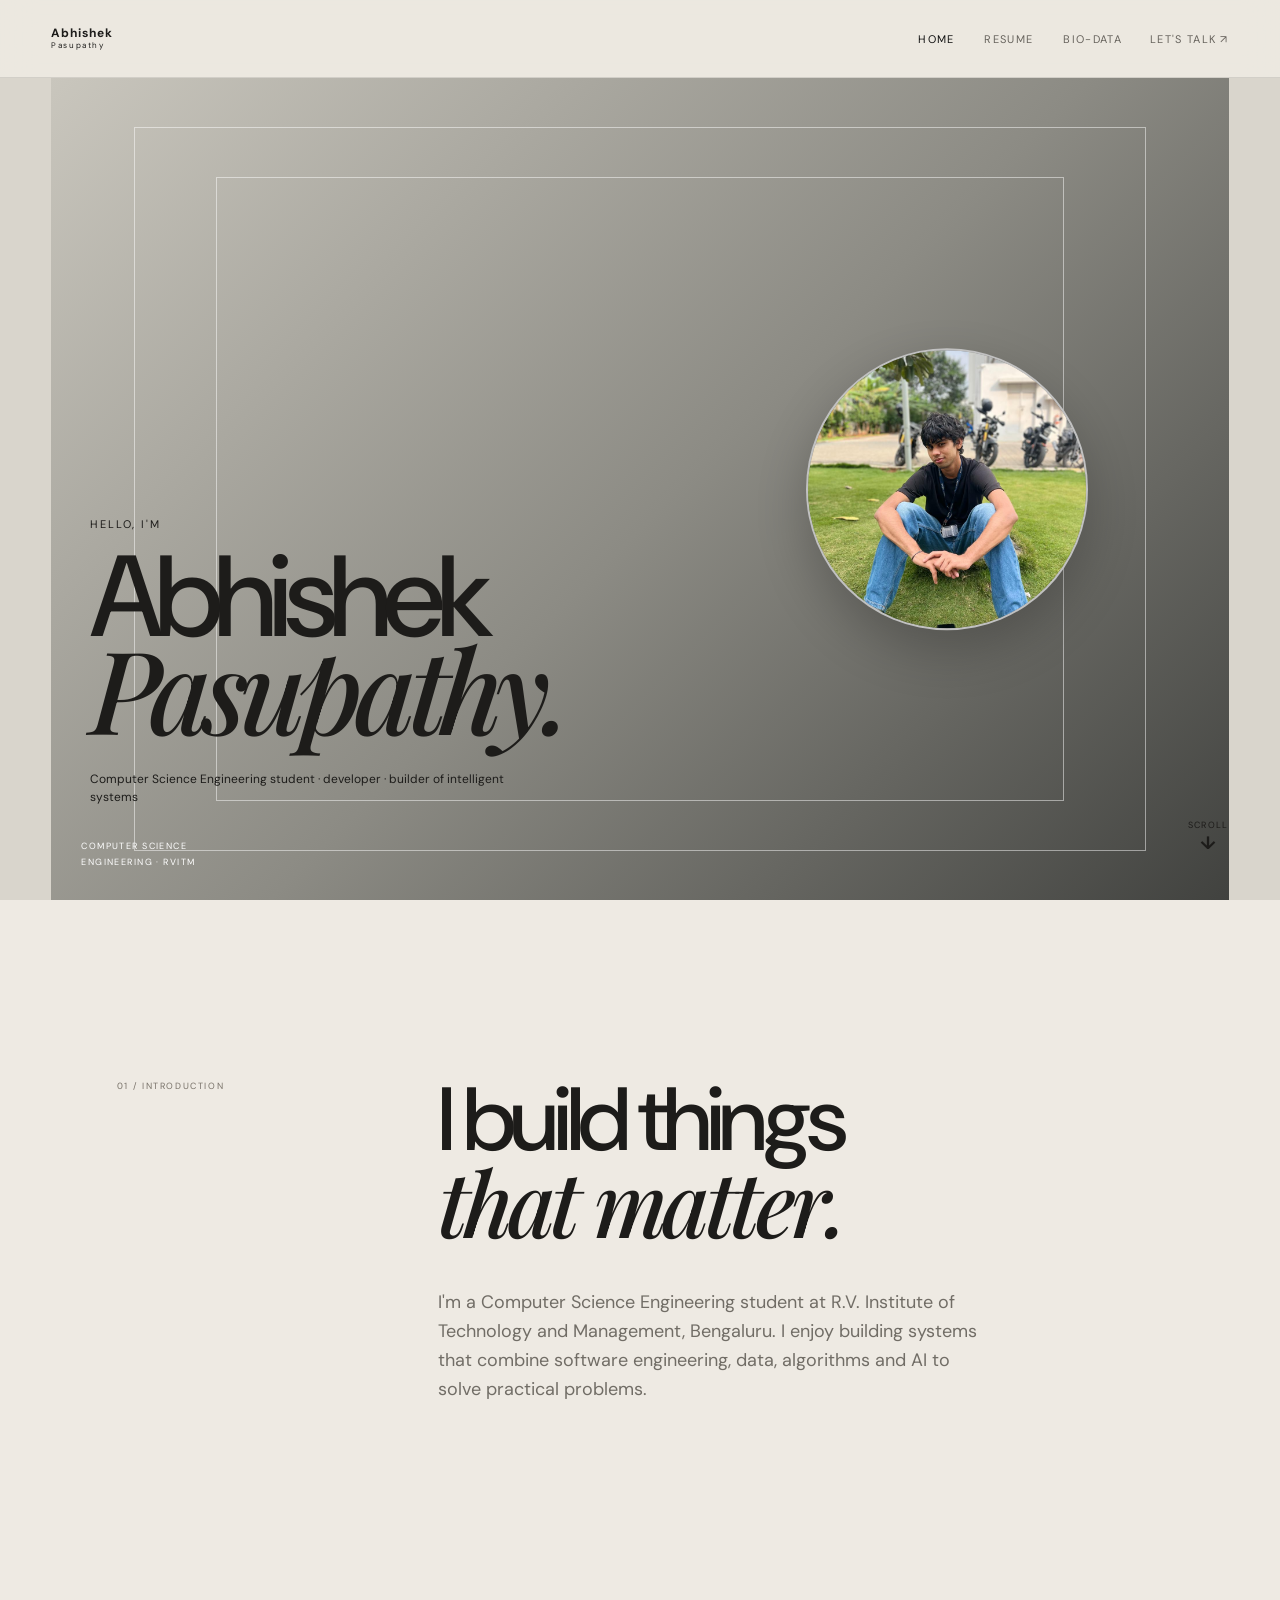
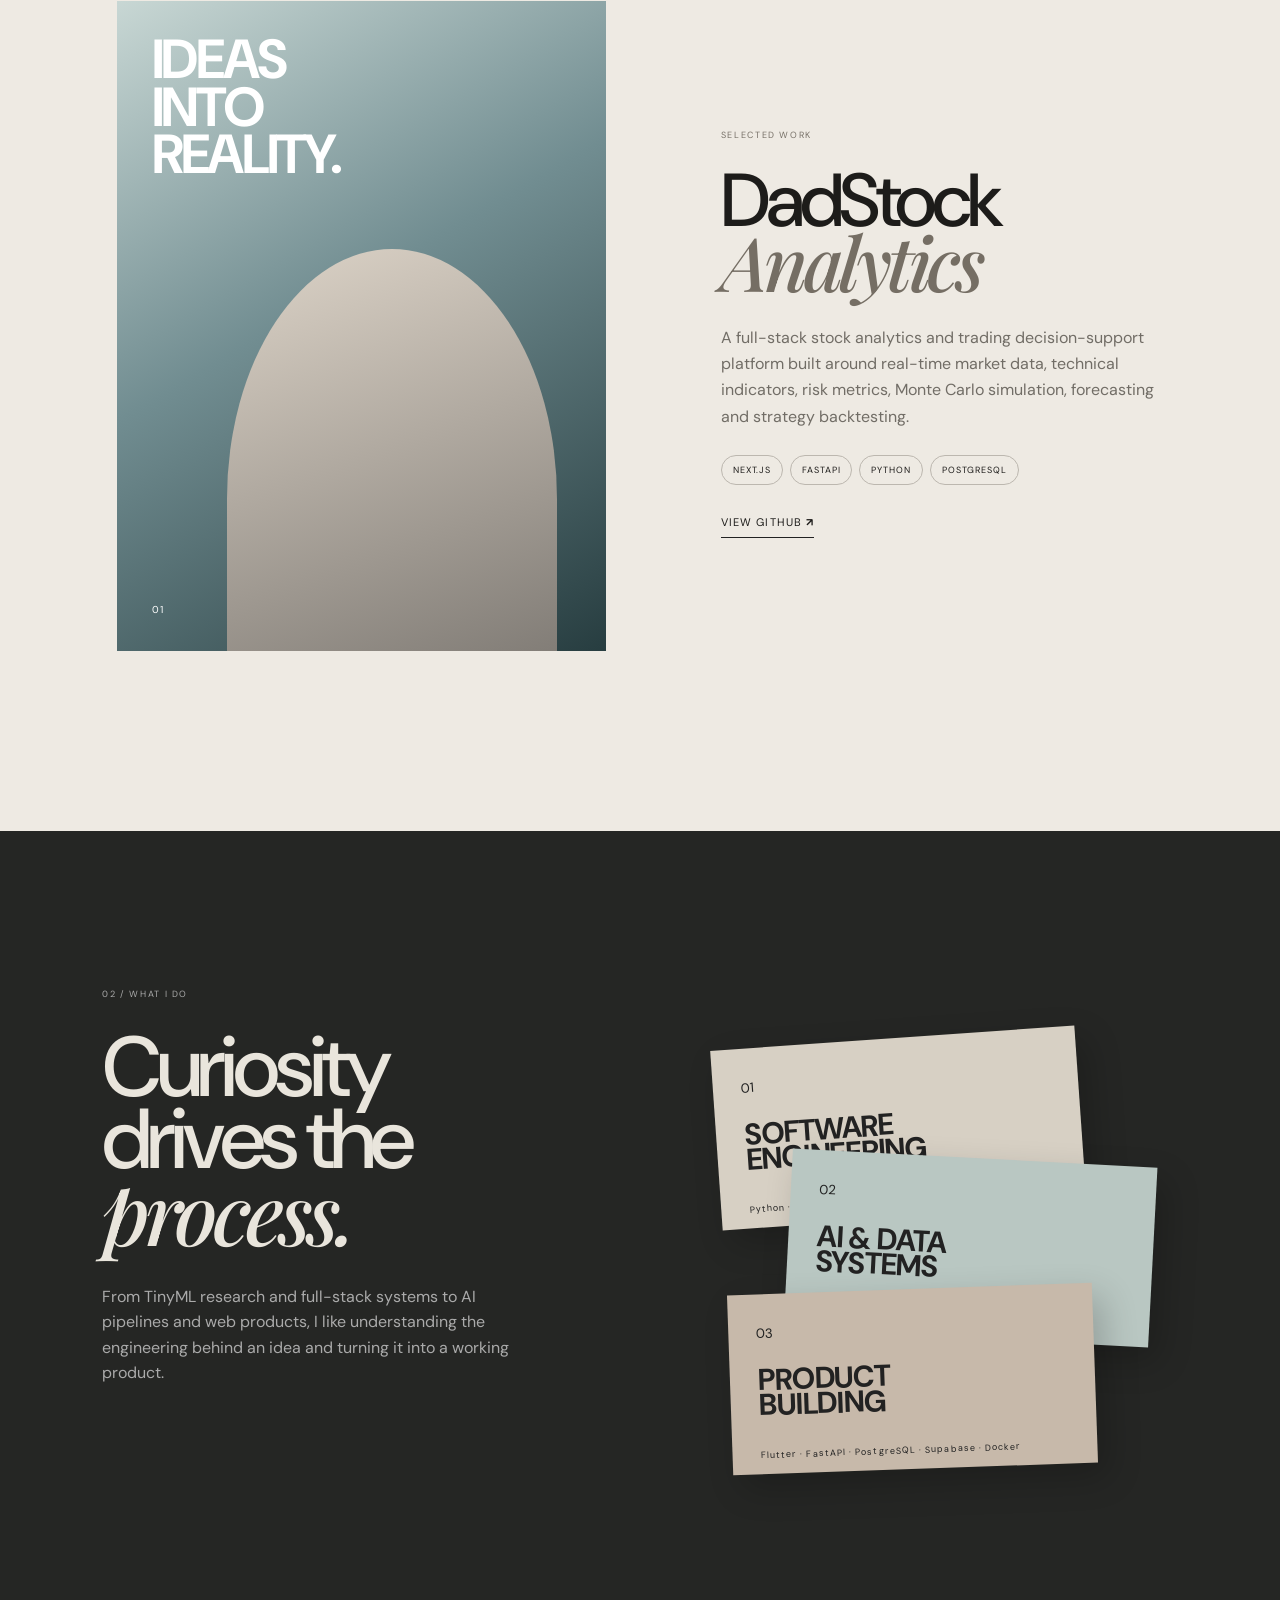
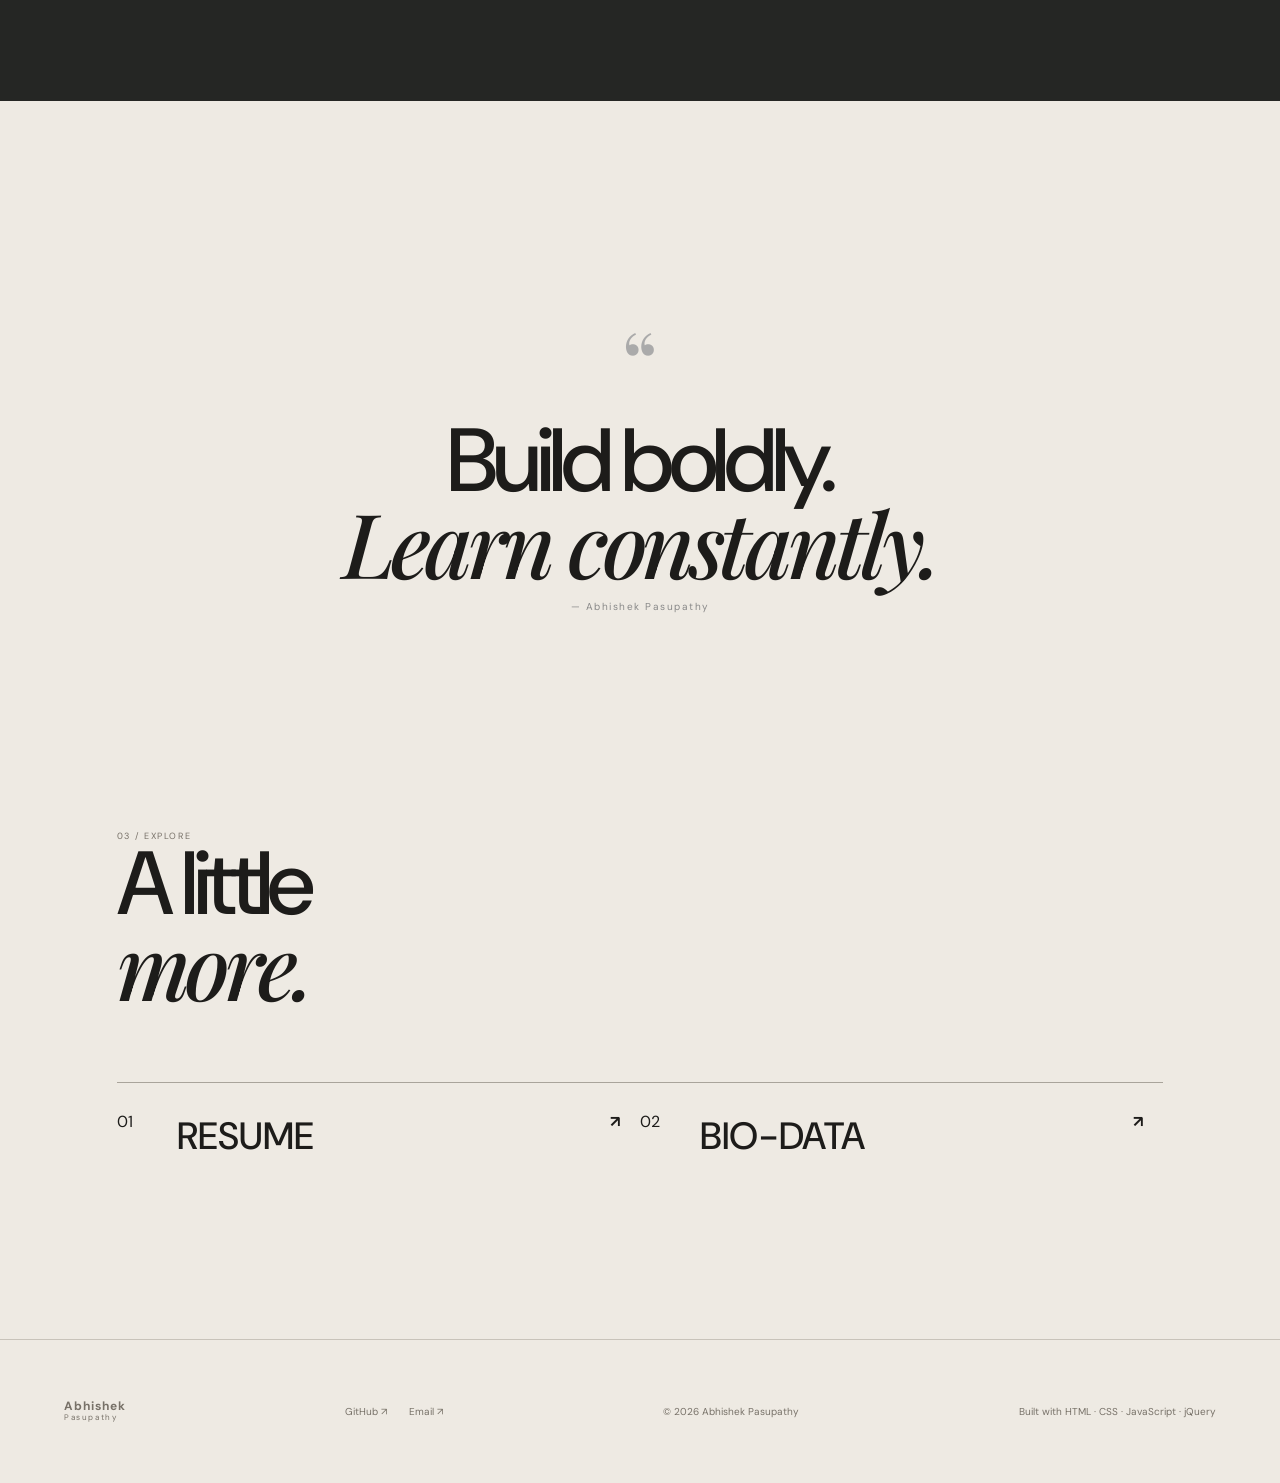
<file: index.html>
<!DOCTYPE html>
<html lang="en"><head><meta charset="UTF-8"><meta name="viewport" content="width=device-width,initial-scale=1"><title>Abhishek Pasupathy — Portfolio</title><link rel="stylesheet" href="styles.css"></head>
<body>
<header class="site-nav"><a class="logo" href="index.html">Abhishek<br><span>Pasupathy</span></a><nav><a class="active" href="index.html">Home</a><a href="resume.html">Resume</a><a href="biodata.html">Bio-data</a></nav><a class="contact" href="mailto:abhishekpasupathy2006@gmail.com">Let's talk ↗</a><button class="menu">☰</button></header>
<main>
<section class="cover"><div class="cover-art"><div class="frame frame-one"></div><div class="frame frame-two"></div><div class="portrait-shape"><img src="images/profile.jpeg" alt="Abhishek Pasupathy"></div><div class="cover-caption">COMPUTER SCIENCE<br>ENGINEERING · RVITM</div></div><div class="cover-title"><span class="small-title">HELLO, I'M</span><h1>Abhishek<br><i>Pasupathy.</i></h1><p>Computer Science Engineering student · developer · builder of intelligent systems</p></div><div class="cover-scroll">SCROLL<br><b>↓</b></div></section>
<section class="statement"><div class="section-kicker">01 / INTRODUCTION</div><div class="statement-copy"><h2>I build things<br><em>that matter.</em></h2><p>I'm a Computer Science Engineering student at R.V. Institute of Technology and Management, Bengaluru. I enjoy building systems that combine software engineering, data, algorithms and AI to solve practical problems.</p></div></section>
<section class="editorial"><div class="editorial-image art-blue"><span>01</span><strong>IDEAS<br>INTO<br>REALITY.</strong></div><div class="editorial-text"><span class="section-kicker">SELECTED WORK</span><h2>DadStock<br><em>Analytics</em></h2><p>A full-stack stock analytics and trading decision-support platform built around real-time market data, technical indicators, risk metrics, Monte Carlo simulation, forecasting and strategy backtesting.</p><div class="meta"><span>NEXT.JS</span><span>FASTAPI</span><span>PYTHON</span><span>POSTGRESQL</span></div><a href="https://github.com/abhishekpasupathy" target="_blank" rel="noopener" class="arrow-link">View GitHub <b>↗</b></a></div></section>
<section class="split-story"><div class="story-copy"><span class="section-kicker">02 / WHAT I DO</span><h2>Curiosity<br>drives the<br><em>process.</em></h2><p>From TinyML research and full-stack systems to AI pipelines and web products, I like understanding the engineering behind an idea and turning it into a working product.</p></div><div class="stacked-cards"><div class="stack-card"><small>01</small><h3>SOFTWARE<br>ENGINEERING</h3><span>Python · C · Go · React · Next.js · TypeScript</span></div><div class="stack-card offset"><small>02</small><h3>AI &amp; DATA<br>SYSTEMS</h3><span>TinyML · ML · Vision · NLP · Graph Analytics</span></div><div class="stack-card"><small>03</small><h3>PRODUCT<br>BUILDING</h3><span>Flutter · FastAPI · PostgreSQL · Supabase · Docker</span></div></div></section>
<section class="big-quote"><div>“</div><h2>Build boldly.<br><em>Learn constantly.</em></h2><p>— Abhishek Pasupathy</p></section>
<section class="details"><div><span class="section-kicker">03 / EXPLORE</span><h2>A little<br><em>more.</em></h2></div><a href="resume.html"><span>01</span><strong>RESUME</strong><b>↗</b></a><a href="biodata.html"><span>02</span><strong>BIO-DATA</strong><b>↗</b></a></section>
</main>
<footer><div class="logo">Abhishek<br><span>Pasupathy</span></div><div class="footer-links"><a href="https://github.com/abhishekpasupathy" target="_blank" rel="noopener">GitHub ↗</a><a href="mailto:abhishekpasupathy2006@gmail.com">Email ↗</a></div><p>© 2026 Abhishek Pasupathy</p><p>Built with HTML · CSS · JavaScript · jQuery</p></footer>
<script src="https://code.jquery.com/jquery-3.7.1.min.js"></script><script src="script.js"></script>
</body></html>
</file>
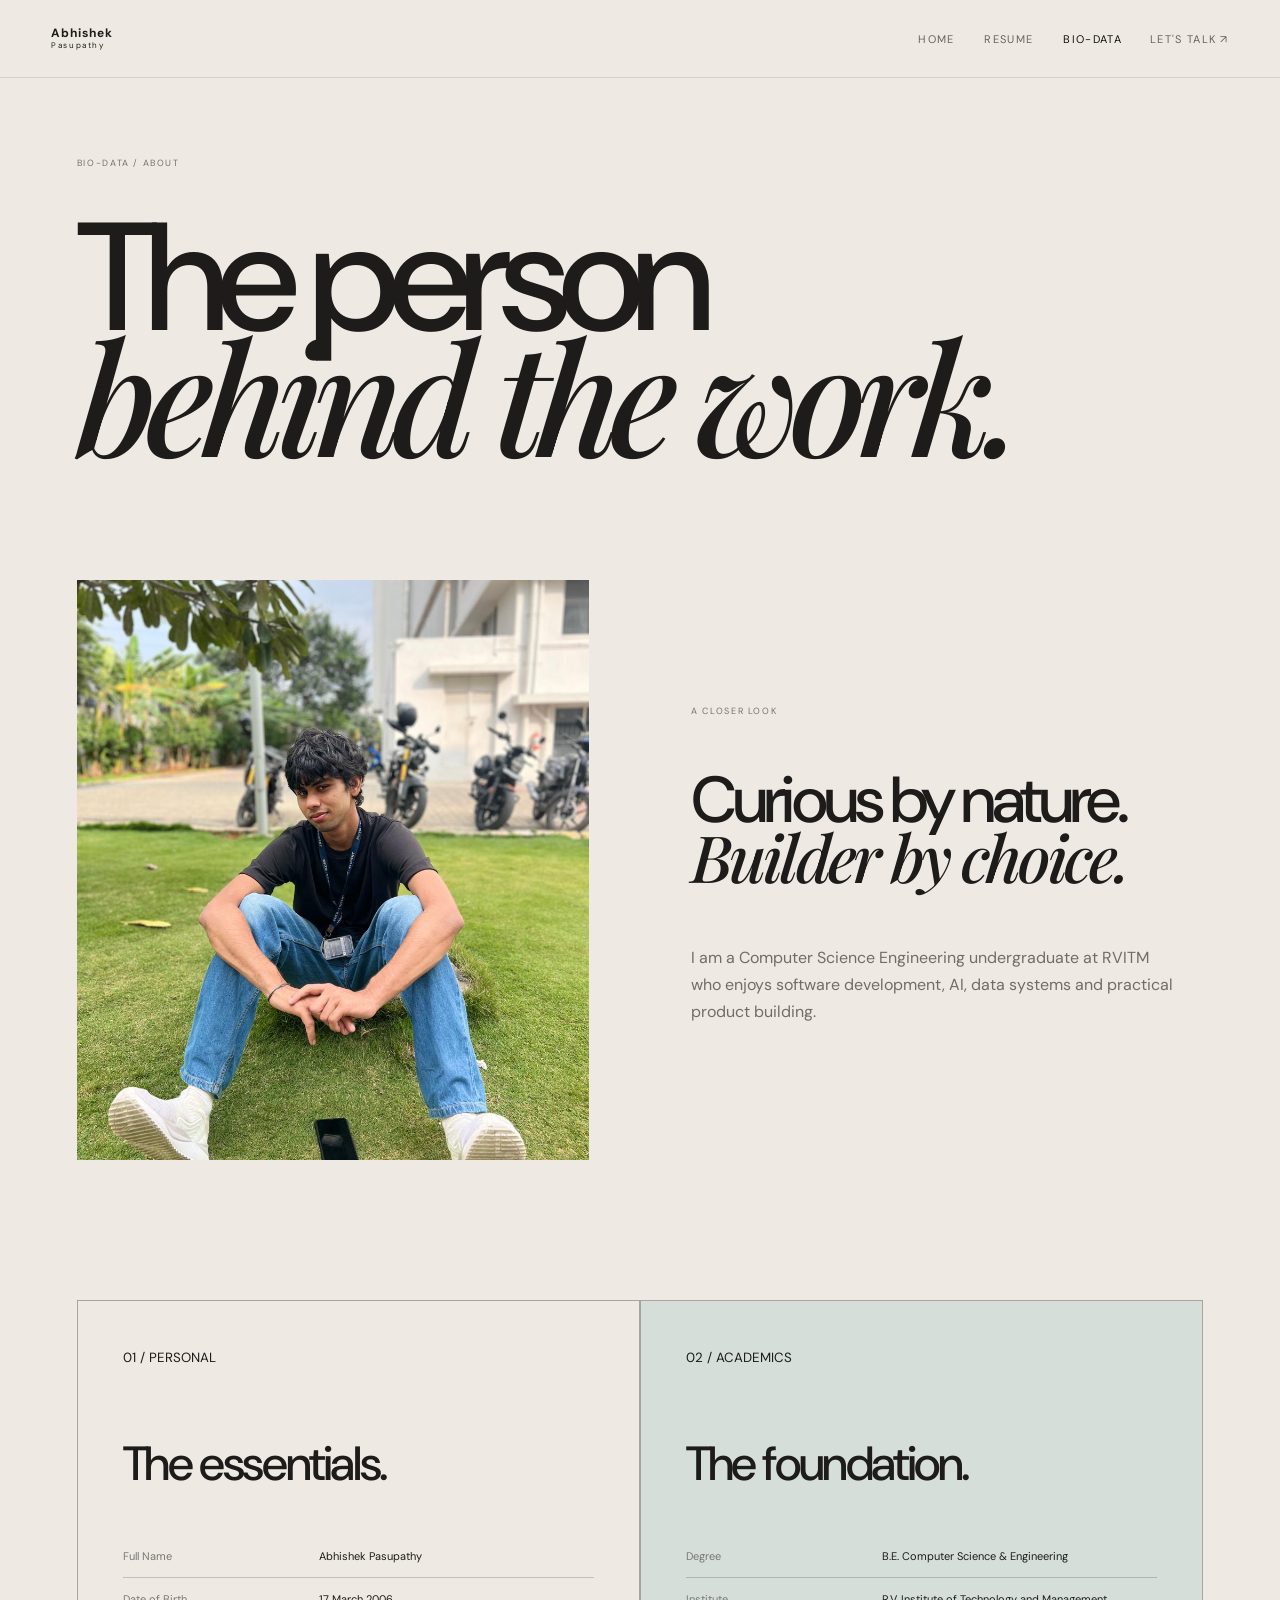
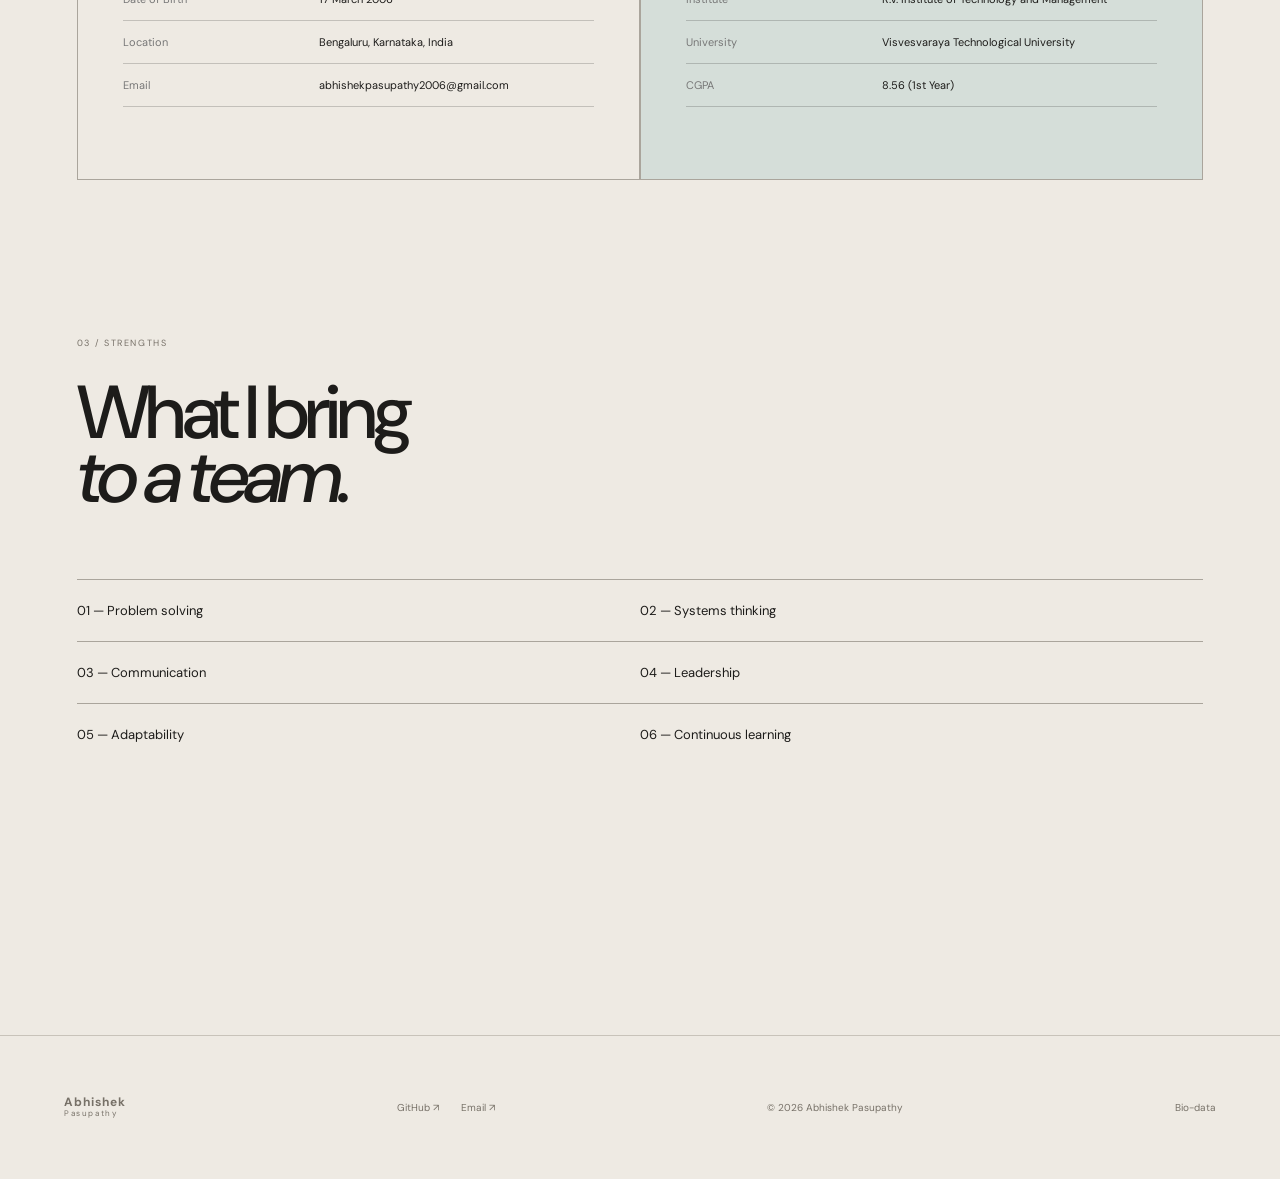
<file: biodata.html>
<!DOCTYPE html><html lang="en"><head><meta charset="UTF-8"><meta name="viewport" content="width=device-width,initial-scale=1"><title>Bio-data — Abhishek Pasupathy</title><link rel="stylesheet" href="styles.css"></head><body><header class="site-nav"><a class="logo" href="index.html">Abhishek<br><span>Pasupathy</span></a><nav><a href="index.html">Home</a><a href="resume.html">Resume</a><a class="active" href="biodata.html">Bio-data</a></nav><a class="contact" href="mailto:abhishekpasupathy2006@gmail.com">Let's talk ↗</a><button class="menu">☰</button></header><main class="inner-page"><div class="inner-hero bio-hero"><span class="section-kicker">BIO-DATA / ABOUT</span><h1>The person<br><em>behind the work.</em></h1></div><section class="bio-feature"><div class="bio-art"><img src="images/profile.jpeg" alt="Abhishek Pasupathy"></div><div><span class="section-kicker">A CLOSER LOOK</span><h2>Curious by nature.<br><em>Builder by choice.</em></h2><p>I am a Computer Science Engineering undergraduate at RVITM who enjoys software development, AI, data systems and practical product building.</p></div></section><section class="bio-table"><div class="bio-cell"><small>01 / PERSONAL</small><h3>The essentials.</h3><dl><dt>Full Name</dt><dd>Abhishek Pasupathy</dd><dt>Date of Birth</dt><dd>17 March 2006</dd><dt>Location</dt><dd>Bengaluru, Karnataka, India</dd><dt>Email</dt><dd>abhishekpasupathy2006@gmail.com</dd></dl></div><div class="bio-cell tinted"><small>02 / ACADEMICS</small><h3>The foundation.</h3><dl><dt>Degree</dt><dd>B.E. Computer Science &amp; Engineering</dd><dt>Institute</dt><dd>R.V. Institute of Technology and Management</dd><dt>University</dt><dd>Visvesvaraya Technological University</dd><dt>CGPA</dt><dd>8.56 (1st Year)</dd></dl></div></section><section class="strengths"><span class="section-kicker">03 / STRENGTHS</span><h2>What I bring<br><em>to a team.</em></h2><div><span>01 — Problem solving</span><span>02 — Systems thinking</span><span>03 — Communication</span><span>04 — Leadership</span><span>05 — Adaptability</span><span>06 — Continuous learning</span></div></section></main><footer><div class="logo">Abhishek<br><span>Pasupathy</span></div><div class="footer-links"><a href="https://github.com/abhishekpasupathy">GitHub ↗</a><a href="mailto:abhishekpasupathy2006@gmail.com">Email ↗</a></div><p>© 2026 Abhishek Pasupathy</p><p>Bio-data</p></footer><script src="https://code.jquery.com/jquery-3.7.1.min.js"></script><script src="script.js"></script></body></html>
</file>
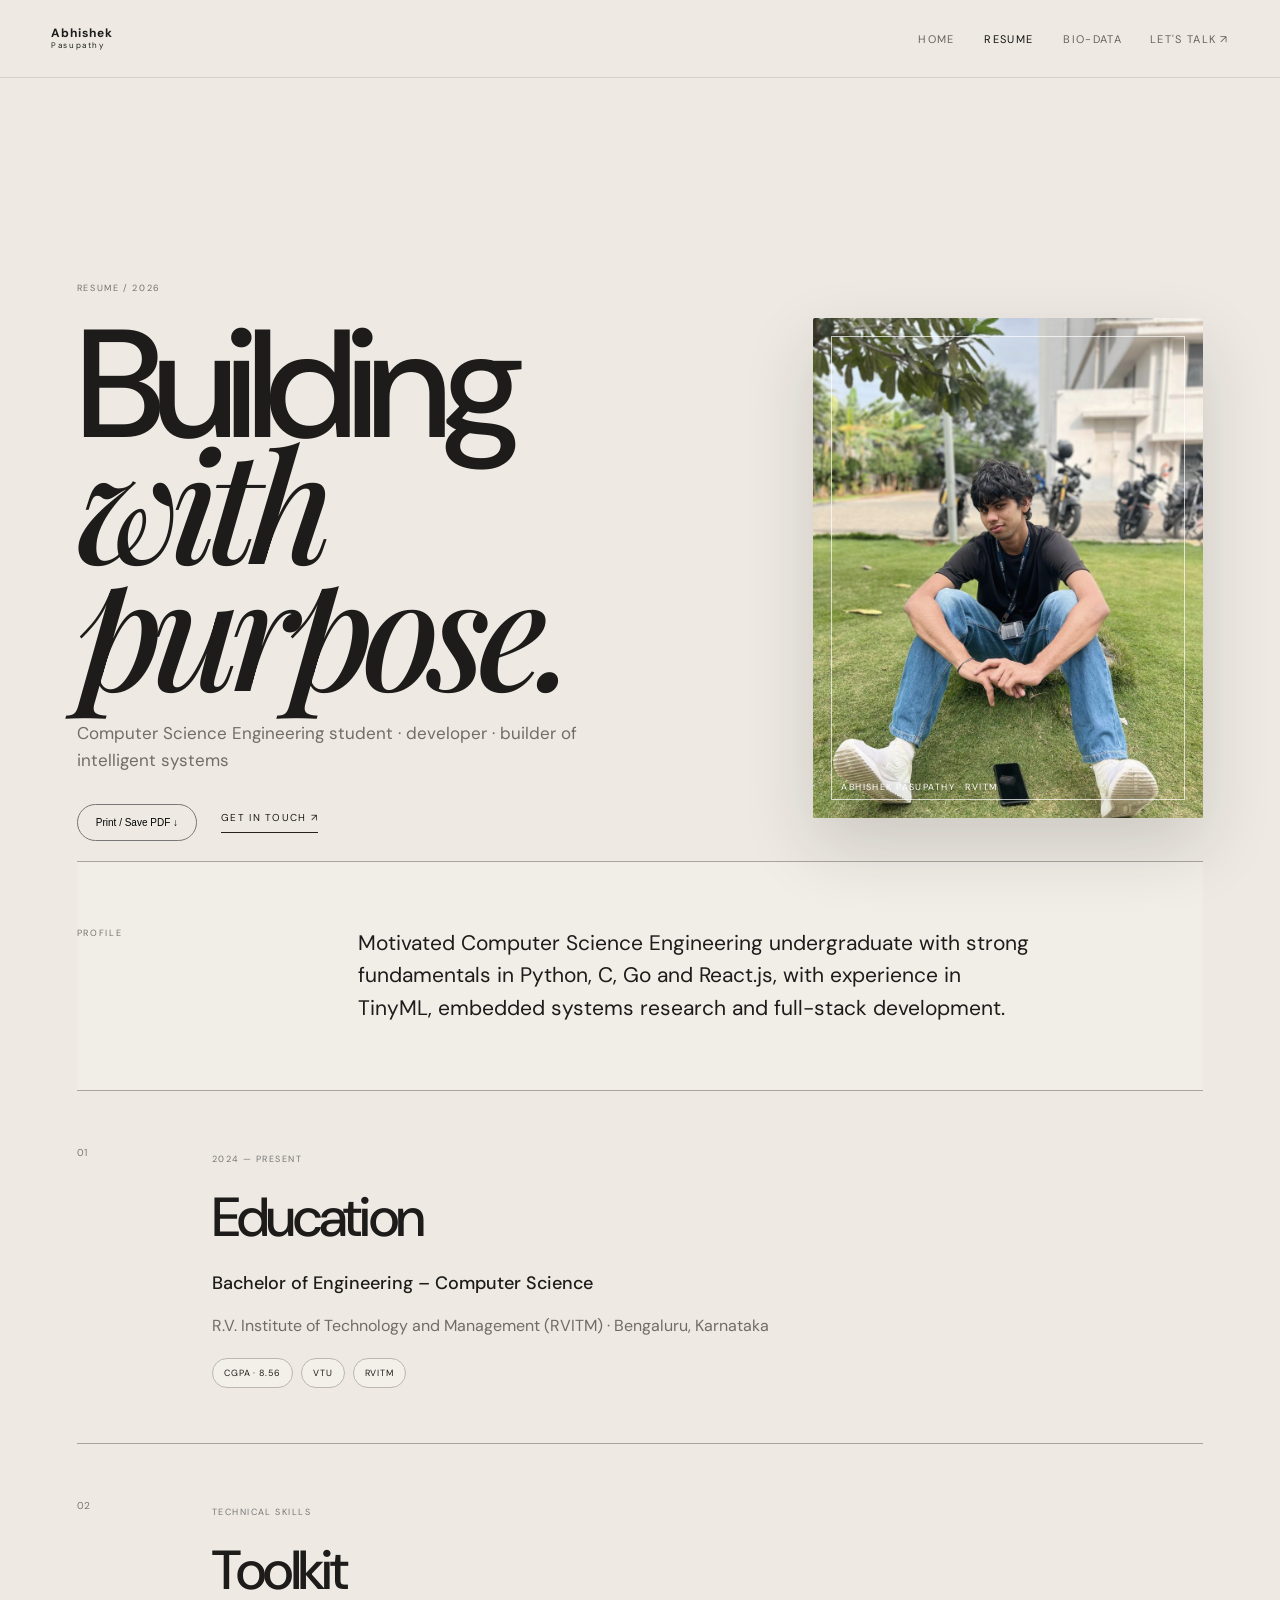
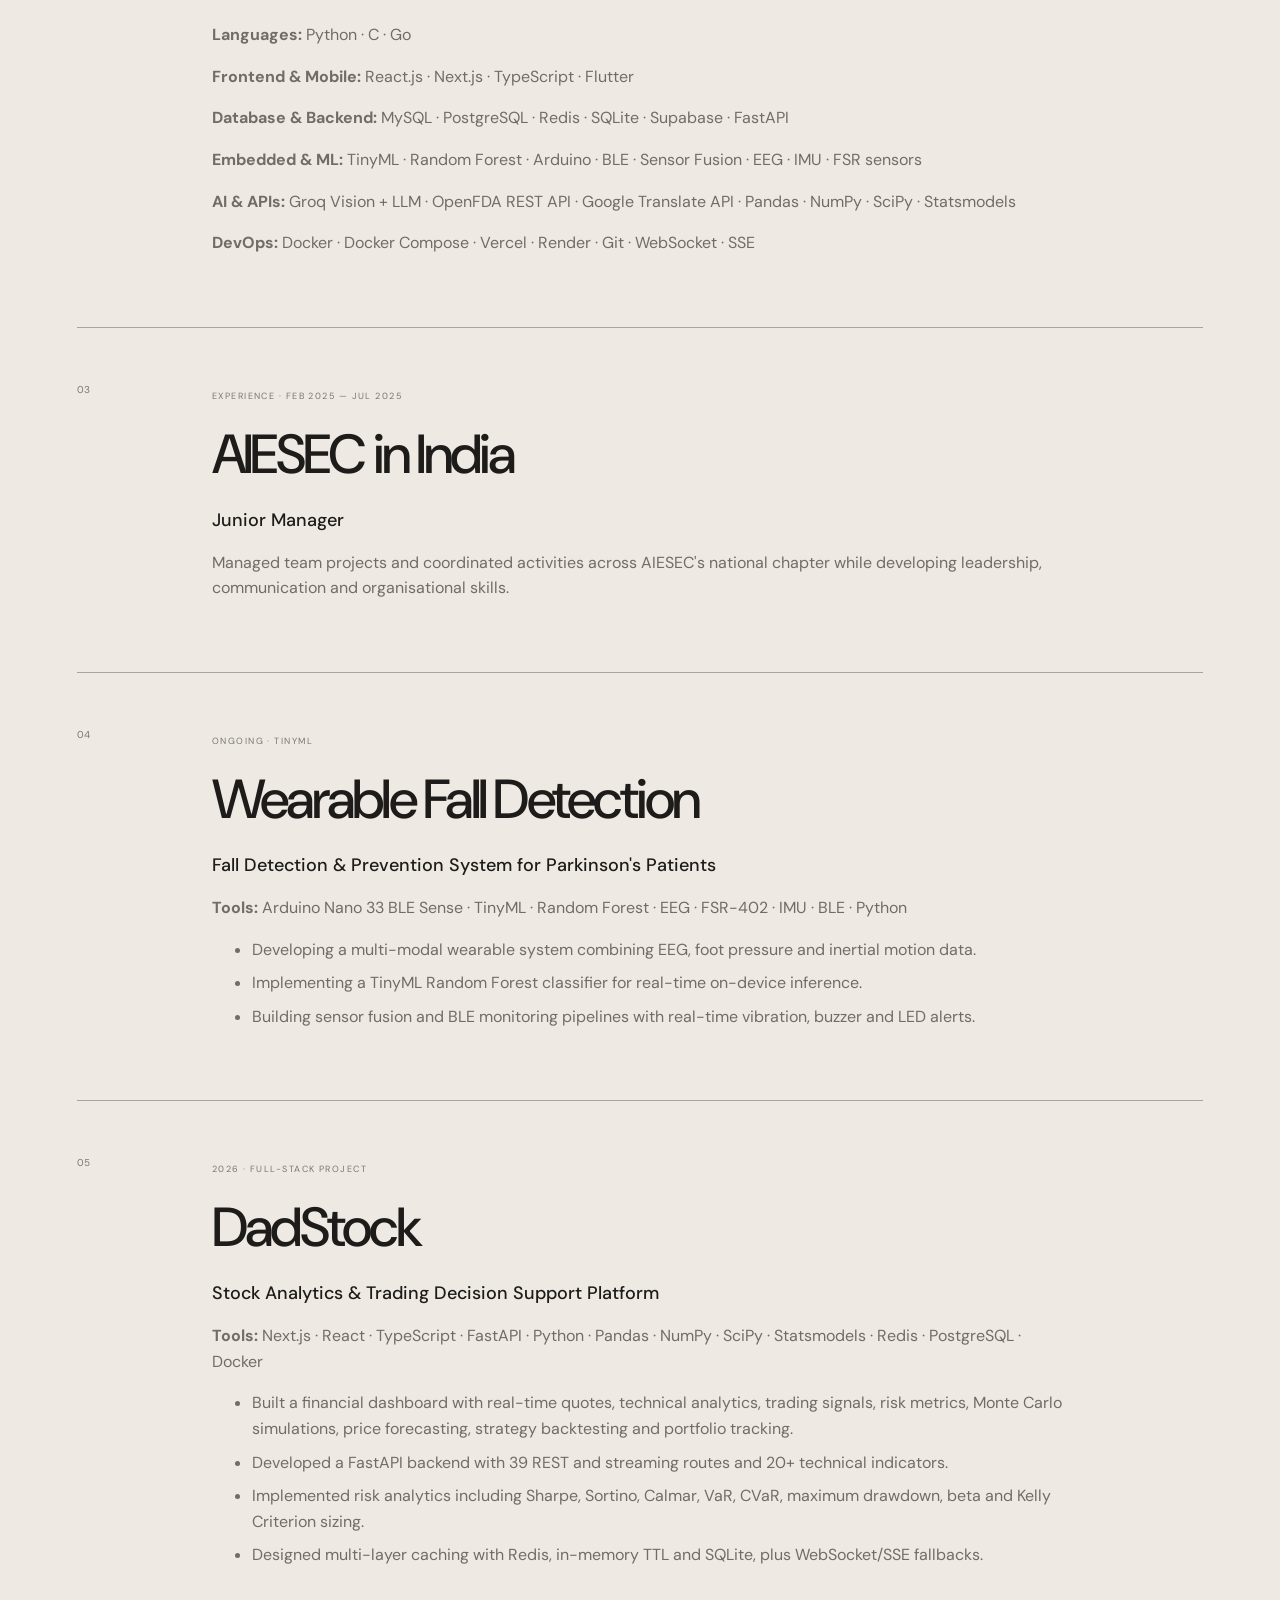
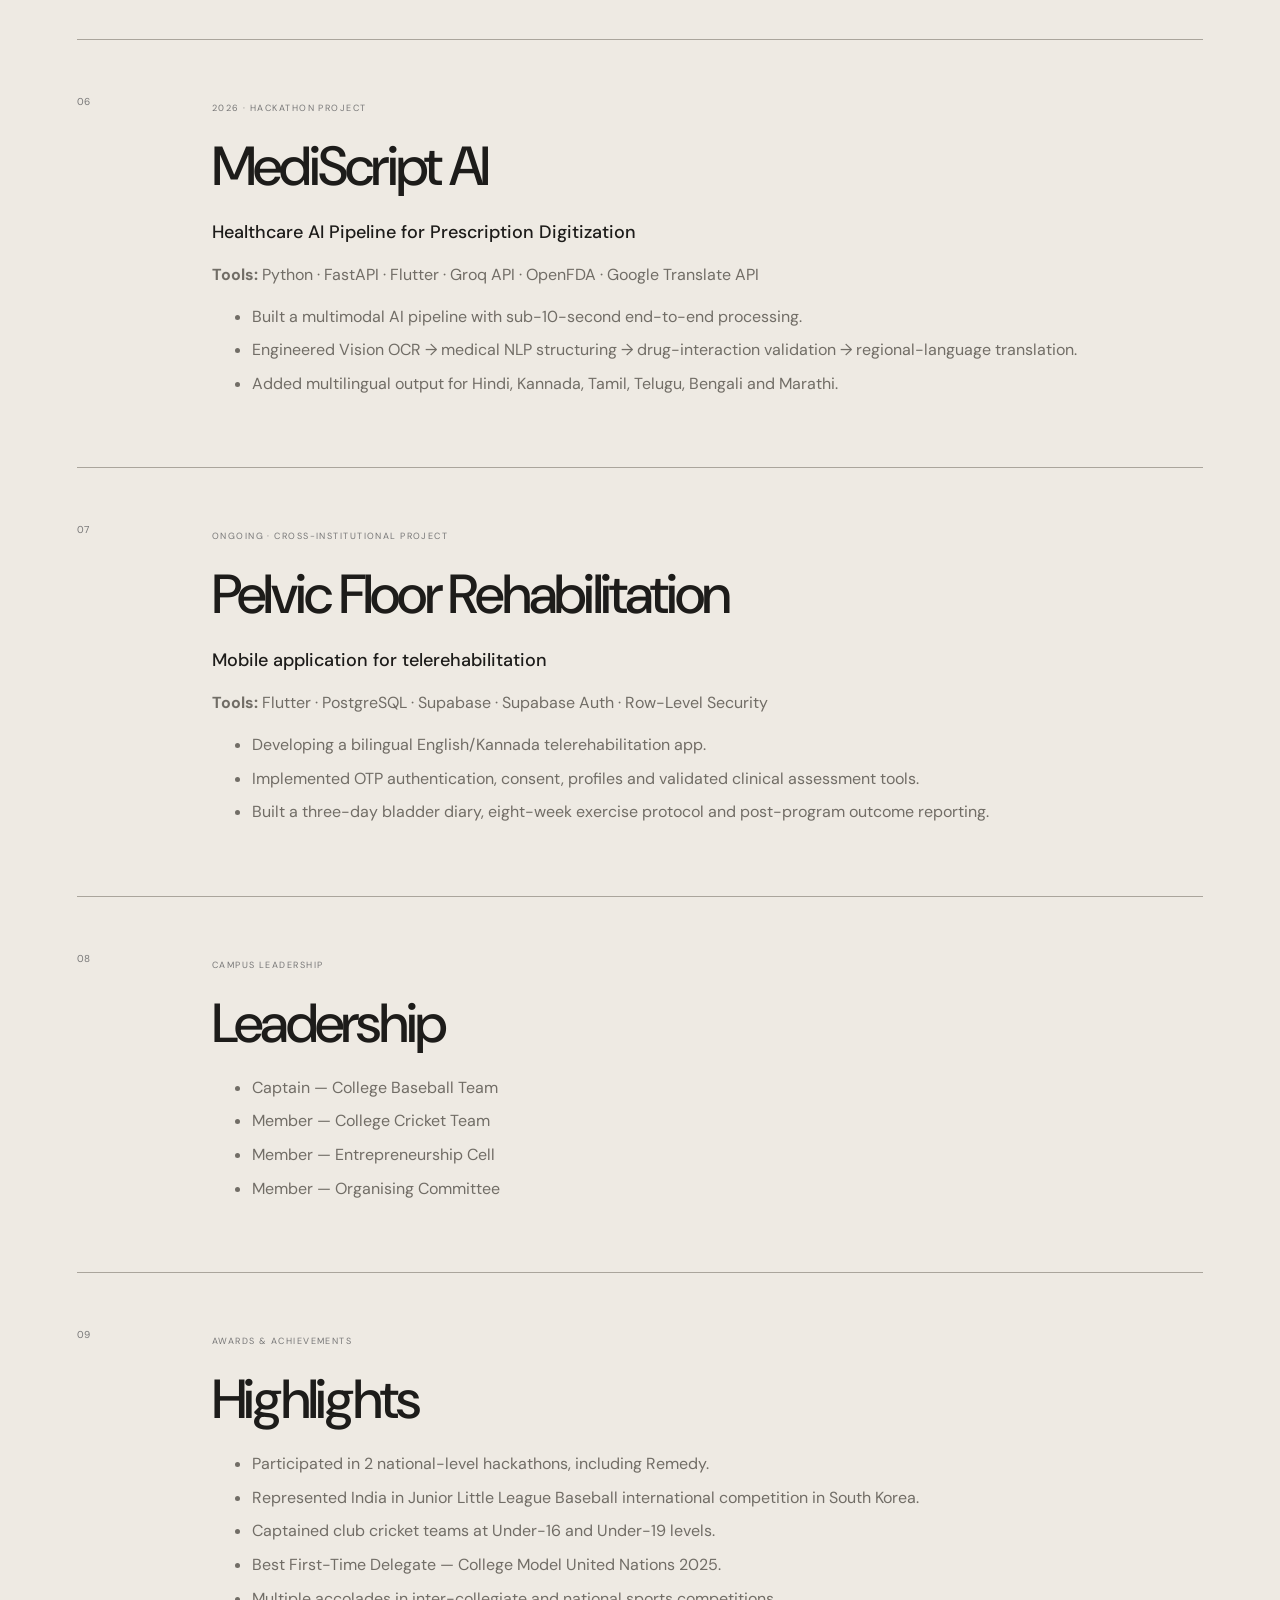
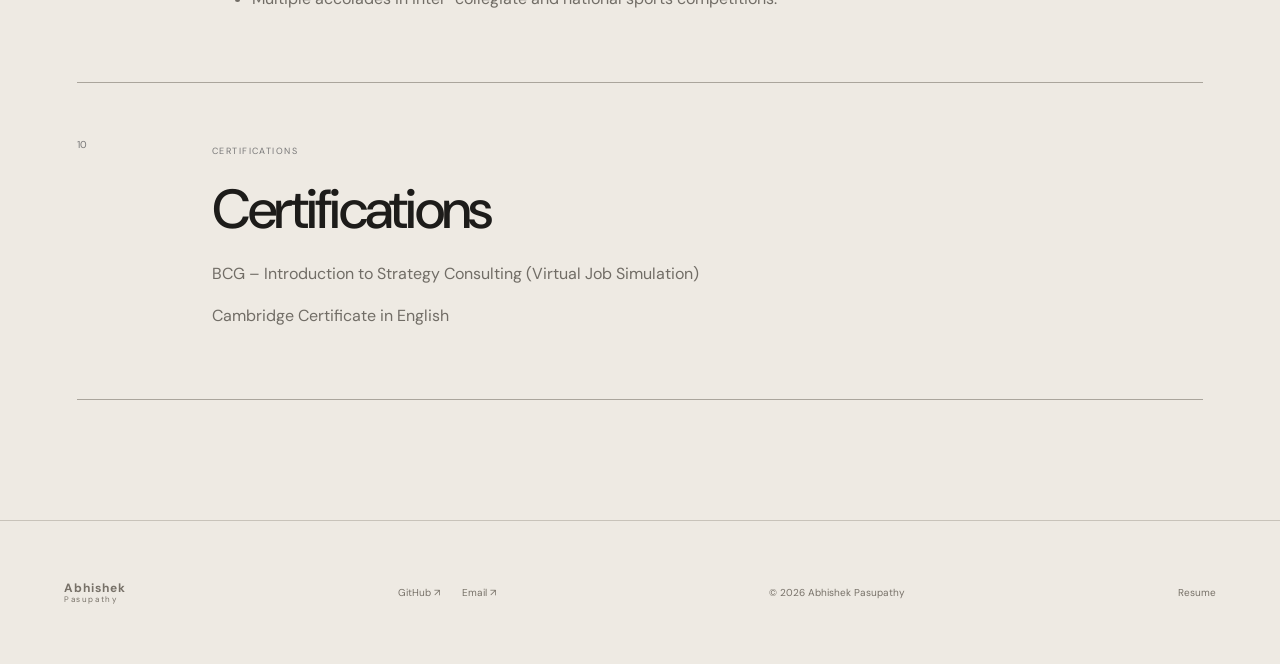
<file: resume.html>
<!DOCTYPE html><html lang="en"><head><meta charset="UTF-8"><meta name="viewport" content="width=device-width,initial-scale=1"><title>Resume — Abhishek Pasupathy</title><link rel="stylesheet" href="styles.css"></head><body><header class="site-nav"><a class="logo" href="index.html">Abhishek<br><span>Pasupathy</span></a><nav><a href="index.html">Home</a><a class="active" href="resume.html">Resume</a><a href="biodata.html">Bio-data</a></nav><a class="contact" href="mailto:abhishekpasupathy2006@gmail.com">Let's talk ↗</a><button class="menu">☰</button></header><main class="inner-page"><div class="inner-hero resume-hero"><div class="resume-hero-copy"><span class="section-kicker">RESUME / 2026</span><h1>Building<br><em>with purpose.</em></h1><p class="hero-subtitle">Computer Science Engineering student · developer · builder of intelligent systems</p><div class="hero-actions"><button onclick="window.print()" class="print">Print / Save PDF ↓</button><a class="hero-link" href="mailto:abhishekpasupathy2006@gmail.com">Get in touch ↗</a></div></div><div class="resume-portrait"><img src="images/profile.jpeg" alt="Abhishek Pasupathy"><div class="portrait-label">ABHISHEK PASUPATHY · RVITM</div></div></div><div class="resume-intro"><div class="section-kicker">PROFILE</div><p>Motivated Computer Science Engineering undergraduate with strong fundamentals in Python, C, Go and React.js, with experience in TinyML, embedded systems research and full-stack development.</p></div><section class="resume-list"><div class="resume-row"><div class="row-num">01</div><div><small>2024 — PRESENT</small><h2>Education</h2><h3>Bachelor of Engineering – Computer Science</h3><p>R.V. Institute of Technology and Management (RVITM) · Bengaluru, Karnataka</p><div class="resume-detail"><span>CGPA · 8.56</span><span>VTU</span><span>RVITM</span></div></div></div><div class="resume-row"><div class="row-num">02</div><div><small>TECHNICAL SKILLS</small><h2>Toolkit</h2><p><strong>Languages:</strong> Python · C · Go</p><p><strong>Frontend &amp; Mobile:</strong> React.js · Next.js · TypeScript · Flutter</p><p><strong>Database &amp; Backend:</strong> MySQL · PostgreSQL · Redis · SQLite · Supabase · FastAPI</p><p><strong>Embedded &amp; ML:</strong> TinyML · Random Forest · Arduino · BLE · Sensor Fusion · EEG · IMU · FSR sensors</p><p><strong>AI &amp; APIs:</strong> Groq Vision + LLM · OpenFDA REST API · Google Translate API · Pandas · NumPy · SciPy · Statsmodels</p><p><strong>DevOps:</strong> Docker · Docker Compose · Vercel · Render · Git · WebSocket · SSE</p></div></div><div class="resume-row"><div class="row-num">03</div><div><small>EXPERIENCE · FEB 2025 — JUL 2025</small><h2>AIESEC in India</h2><h3>Junior Manager</h3><p>Managed team projects and coordinated activities across AIESEC's national chapter while developing leadership, communication and organisational skills.</p></div></div><div class="resume-row"><div class="row-num">04</div><div><small>ONGOING · TINYML</small><h2>Wearable Fall Detection</h2><h3>Fall Detection &amp; Prevention System for Parkinson's Patients</h3><p><strong>Tools:</strong> Arduino Nano 33 BLE Sense · TinyML · Random Forest · EEG · FSR-402 · IMU · BLE · Python</p><ul><li>Developing a multi-modal wearable system combining EEG, foot pressure and inertial motion data.</li><li>Implementing a TinyML Random Forest classifier for real-time on-device inference.</li><li>Building sensor fusion and BLE monitoring pipelines with real-time vibration, buzzer and LED alerts.</li></ul></div></div><div class="resume-row"><div class="row-num">05</div><div><small>2026 · FULL-STACK PROJECT</small><h2>DadStock</h2><h3>Stock Analytics &amp; Trading Decision Support Platform</h3><p><strong>Tools:</strong> Next.js · React · TypeScript · FastAPI · Python · Pandas · NumPy · SciPy · Statsmodels · Redis · PostgreSQL · Docker</p><ul><li>Built a financial dashboard with real-time quotes, technical analytics, trading signals, risk metrics, Monte Carlo simulations, price forecasting, strategy backtesting and portfolio tracking.</li><li>Developed a FastAPI backend with 39 REST and streaming routes and 20+ technical indicators.</li><li>Implemented risk analytics including Sharpe, Sortino, Calmar, VaR, CVaR, maximum drawdown, beta and Kelly Criterion sizing.</li><li>Designed multi-layer caching with Redis, in-memory TTL and SQLite, plus WebSocket/SSE fallbacks.</li></ul></div></div><div class="resume-row"><div class="row-num">06</div><div><small>2026 · HACKATHON PROJECT</small><h2>MediScript AI</h2><h3>Healthcare AI Pipeline for Prescription Digitization</h3><p><strong>Tools:</strong> Python · FastAPI · Flutter · Groq API · OpenFDA · Google Translate API</p><ul><li>Built a multimodal AI pipeline with sub-10-second end-to-end processing.</li><li>Engineered Vision OCR → medical NLP structuring → drug-interaction validation → regional-language translation.</li><li>Added multilingual output for Hindi, Kannada, Tamil, Telugu, Bengali and Marathi.</li></ul></div></div><div class="resume-row"><div class="row-num">07</div><div><small>ONGOING · CROSS-INSTITUTIONAL PROJECT</small><h2>Pelvic Floor Rehabilitation</h2><h3>Mobile application for telerehabilitation</h3><p><strong>Tools:</strong> Flutter · PostgreSQL · Supabase · Supabase Auth · Row-Level Security</p><ul><li>Developing a bilingual English/Kannada telerehabilitation app.</li><li>Implemented OTP authentication, consent, profiles and validated clinical assessment tools.</li><li>Built a three-day bladder diary, eight-week exercise protocol and post-program outcome reporting.</li></ul></div></div><div class="resume-row"><div class="row-num">08</div><div><small>CAMPUS LEADERSHIP</small><h2>Leadership</h2><ul><li>Captain — College Baseball Team</li><li>Member — College Cricket Team</li><li>Member — Entrepreneurship Cell</li><li>Member — Organising Committee</li></ul></div></div><div class="resume-row"><div class="row-num">09</div><div><small>AWARDS &amp; ACHIEVEMENTS</small><h2>Highlights</h2><ul><li>Participated in 2 national-level hackathons, including Remedy.</li><li>Represented India in Junior Little League Baseball international competition in South Korea.</li><li>Captained club cricket teams at Under-16 and Under-19 levels.</li><li>Best First-Time Delegate — College Model United Nations 2025.</li><li>Multiple accolades in inter-collegiate and national sports competitions.</li></ul></div></div><div class="resume-row"><div class="row-num">10</div><div><small>CERTIFICATIONS</small><h2>Certifications</h2><p>BCG – Introduction to Strategy Consulting (Virtual Job Simulation)</p><p>Cambridge Certificate in English</p></div></div></section></main><footer><div class="logo">Abhishek<br><span>Pasupathy</span></div><div class="footer-links"><a href="https://github.com/abhishekpasupathy">GitHub ↗</a><a href="mailto:abhishekpasupathy2006@gmail.com">Email ↗</a></div><p>© 2026 Abhishek Pasupathy</p><p>Resume</p></footer><script src="https://code.jquery.com/jquery-3.7.1.min.js"></script><script src="script.js"></script></body></html>
</file>
<file: styles.css>
@import url('https://fonts.googleapis.com/css2?family=DM+Sans:wght@400;500;700&family=Playfair+Display:ital,wght@0,500;1,500;1,600&display=swap');*{box-sizing:border-box}html{scroll-behavior:smooth}body{margin:0;background:#eeeae3;color:#1d1c1a;font-family:"DM Sans",Arial,sans-serif}a{color:inherit}.site-nav{height:78px;padding:0 4vw;display:flex;align-items:center;gap:28px;position:fixed;top:0;left:0;right:0;z-index:100;background:rgba(238,234,227,.9);backdrop-filter:blur(16px);border-bottom:1px solid rgba(30,29,26,.12)}.logo{font-size:12px;font-weight:700;line-height:.85;text-decoration:none;letter-spacing:.08em}.logo span{font-weight:400;letter-spacing:.2em;font-size:8px}.site-nav nav{display:flex;gap:30px;margin-left:auto}.site-nav nav a,.contact{font-size:11px;text-decoration:none;text-transform:uppercase;letter-spacing:.12em;color:#67635d}.site-nav nav a.active,.site-nav nav a:hover,.contact:hover{color:#111}.menu{display:none;border:0;background:none;font-size:20px}.cover{height:100vh;min-height:720px;position:relative;padding:78px 4vw 0;overflow:hidden;background:#d9d5cc}.cover-art{position:absolute;inset:78px 4vw 0;background:linear-gradient(135deg,#c9c6bd 0%,#8c8b84 52%,#41423f 100%);overflow:hidden}.frame{position:absolute;border:1px solid rgba(255,255,255,.48)}.frame-one{inset:6% 7%}.frame-two{inset:12% 14%}.portrait-shape{position:absolute;width:clamp(180px,22vw,300px);height:clamp(180px,22vw,300px);right:12%;top:50%;transform:translateY(-50%);border-radius:50%;overflow:hidden;background:#777;border:2px solid rgba(255,255,255,.55);box-shadow:0 20px 50px rgba(0,0,0,.22)}.portrait-shape img{width:100%;height:100%;object-fit:cover}.cover-caption{position:absolute;bottom:30px;left:30px;color:#fff;font-size:9px;letter-spacing:.16em;line-height:1.7}.cover-title{position:absolute;z-index:8;left:7vw;bottom:9vh;width:48%;max-width:680px}.small-title{font-size:11px;letter-spacing:.18em}.cover-title h1{font-size:clamp(78px,9vw,145px);line-height:.78;letter-spacing:-.07em;margin:20px 0 28px;font-weight:500}.cover-title h1 i{font-family:"Playfair Display",serif}.cover-title p{font-size:12px;max-width:430px;line-height:1.55}.cover-scroll{position:absolute;right:4vw;bottom:5vh;font-size:9px;letter-spacing:.15em;text-align:center}.cover-scroll b{font-size:18px}.statement{max-width:1200px;margin:auto;padding:180px 6vw;display:grid;grid-template-columns:25% 1fr;gap:60px}.section-kicker{font-size:9px;letter-spacing:.18em;color:#777168}.statement h2,.big-quote h2,.details h2{font-size:clamp(55px,7vw,100px);font-weight:500;line-height:.9;letter-spacing:-.06em;margin:0}.statement h2 em,.big-quote h2 em,.details h2 em,.inner-hero h1 em,.bio-feature h2 em{font-family:"Playfair Display",serif}.statement-copy p{max-width:540px;font-size:18px;line-height:1.6;color:#716d66;margin-top:40px}.editorial{max-width:1200px;margin:auto;padding:0 6vw 180px;display:grid;grid-template-columns:1.05fr .95fr;gap:9vw;align-items:center}.editorial-image{height:650px;position:relative;display:flex;align-items:flex-end;padding:35px}.art-blue{background:linear-gradient(150deg,#c8d7d4,#718d91 45%,#273d40);overflow:hidden}.art-blue:after{content:"";position:absolute;width:330px;height:500px;right:10%;bottom:-15%;background:linear-gradient(160deg,#ddd4c8,#716d68);border-radius:50% 50% 0 0}.art-blue span{color:#fff;font-size:10px;letter-spacing:.15em}.art-blue strong{position:absolute;top:35px;left:35px;color:#fff;font-size:55px;line-height:.86;letter-spacing:-.05em}.editorial-text h2{font-size:75px;line-height:.8;letter-spacing:-.06em;font-weight:500;margin:28px 0}.editorial-text h2 em{font-family:"Playfair Display",serif;color:#756e64}.editorial-text p{max-width:440px;color:#716d66;line-height:1.65}.meta{display:flex;gap:7px;flex-wrap:wrap;margin:25px 0}.meta span,.resume-detail span{border:1px solid #bcb7af;border-radius:20px;padding:8px 11px;font-size:9px;letter-spacing:.1em}.arrow-link{font-size:11px;text-decoration:none;text-transform:uppercase;letter-spacing:.1em;border-bottom:1px solid #222;padding-bottom:8px}.split-story{background:#252624;color:#e9e5dc;padding:150px 8vw;display:grid;grid-template-columns:1fr 1fr;gap:8vw}.split-story .section-kicker{color:#aaa}.story-copy h2{font-size:85px;line-height:.84;letter-spacing:-.06em;font-weight:500;margin:30px 0}.story-copy h2 em{font-family:"Playfair Display",serif}.story-copy p{color:#aaa;max-width:410px;line-height:1.6}.stacked-cards{position:relative;min-height:570px}.stack-card{background:#d7d0c4;color:#222;padding:28px;position:absolute;width:75%;height:180px;left:5%;top:10%;box-shadow:10px 14px 35px rgba(0,0,0,.2);transform:rotate(-4deg)}.stack-card.offset{top:31%;left:20%;background:#b9c7c2;transform:rotate(3deg)}.stack-card:nth-child(3){top:54%;left:8%;background:#c7b9aa;transform:rotate(-2deg)}.stack-card h3{font-size:30px;line-height:.82;letter-spacing:-.04em;margin:25px 0}.stack-card span{font-size:9px;letter-spacing:.12em}.big-quote{text-align:center;padding:200px 20px}.big-quote>div{font:90px "Playfair Display",serif;color:#aaa}.big-quote p{font-size:10px;letter-spacing:.15em;color:#888}.details{max-width:1200px;margin:auto;padding:0 6vw 150px;display:grid;grid-template-columns:1fr 1fr}.details>div{grid-column:1/-1;margin-bottom:70px}.details>a{border-top:1px solid #a9a49b;padding:28px 0;display:grid;grid-template-columns:60px 1fr 30px;text-decoration:none}.details>a strong{font-size:38px;font-weight:500}.inner-page{padding:150px 6vw 120px;max-width:1300px;margin:auto}.inner-hero{min-height:520px}.inner-hero h1{font-size:clamp(80px,12vw,170px);line-height:.75;letter-spacing:-.07em;font-weight:500;margin:50px 0}.print{border:1px solid #777;background:none;border-radius:30px;padding:12px 18px;font-size:10px;cursor:pointer}.resume-intro{display:grid;grid-template-columns:25% 1fr;padding:90px 0;border-top:1px solid #aaa59c;border-bottom:1px solid #aaa59c}.resume-intro p{font-size:21px;line-height:1.55;max-width:680px;margin:0}.resume-row{display:grid;grid-template-columns:12% 1fr;border-bottom:1px solid #aaa59c;padding:55px 0}.resume-row .row-num{font-size:10px;color:#777}.resume-row small{font-size:9px;letter-spacing:.16em;color:#777}.resume-row h2{font-size:55px;font-weight:500;letter-spacing:-.05em;margin:14px 0}.resume-row h3{font-size:18px;font-weight:500}.resume-row p,.resume-row ul{color:#716d66;line-height:1.6}.resume-row li{margin:8px 0}.resume-detail{display:flex;gap:8px;flex-wrap:wrap;margin-top:20px}.bio-hero{min-height:430px}.bio-feature{display:grid;grid-template-columns:1fr 1fr;gap:8vw;align-items:center;padding:0 0 140px}.bio-art{height:580px;overflow:hidden;background:#777}.bio-art img{width:100%;height:100%;object-fit:cover}.bio-feature h2{font-size:65px;line-height:.86;letter-spacing:-.06em;font-weight:500}.bio-feature p{max-width:490px;line-height:1.7;color:#716d66}.bio-table{display:grid;grid-template-columns:1fr 1fr}.bio-cell{padding:45px;border:1px solid #aaa59c;min-height:480px}.bio-cell.tinted{background:#d5ded9}.bio-cell h3{font-size:48px;font-weight:500;letter-spacing:-.05em;margin:65px 0 40px}.bio-cell dl{display:grid;grid-template-columns:1fr 1.4fr}.bio-cell dt,.bio-cell dd{font-size:11px;padding:14px 0;border-bottom:1px solid rgba(0,0,0,.18);margin:0}.bio-cell dt{color:#777}.strengths{padding:150px 0}.strengths h2{font-size:75px;font-weight:500;line-height:.85;letter-spacing:-.06em;margin:30px 0 70px}.strengths>div{display:grid;grid-template-columns:1fr 1fr}.strengths>div span{border-top:1px solid #aaa59c;padding:22px 0;font-size:13px}footer{padding:55px 5vw;display:flex;align-items:center;gap:30px;justify-content:space-between;border-top:1px solid #c8c3ba;font-size:10px;color:#777168}.footer-links{display:flex;gap:22px}.footer-links a{text-decoration:none}.reveal{opacity:0;transform:translateY(35px);transition:.8s}.reveal.visible{opacity:1;transform:none}@media(max-width:800px){.site-nav{height:65px;padding:0 6vw}.site-nav nav,.contact{display:none}.menu{display:block;margin-left:auto}.cover{padding-top:65px;min-height:760px}.cover-art{inset:65px 0 0}.portrait-shape{width:150px;height:150px;right:8%;top:28%}.cover-title{left:7vw;bottom:7vh;width:82%}.cover-title h1{font-size:68px}.statement,.editorial,.split-story,.bio-feature{grid-template-columns:1fr;gap:45px;padding:100px 7vw}.editorial-image{height:480px}.story-copy h2{font-size:65px}.inner-page{padding:115px 7vw 80px}.inner-hero h1{font-size:76px}.resume-intro{grid-template-columns:1fr;gap:25px}.resume-row{grid-template-columns:45px 1fr}.resume-row h2{font-size:42px}.bio-table{grid-template-columns:1fr}.bio-art{height:420px}.strengths>div{grid-template-columns:1fr}footer{flex-wrap:wrap}.footer-links{width:100%;order:3}}

/* --- Portfolio refinement v2 --- */
.resume-hero{min-height:620px;display:grid;grid-template-columns:minmax(0,1fr) 390px;gap:8vw;align-items:center;padding-top:125px}
.resume-hero-copy{padding-bottom:20px}
.resume-hero h1{margin:32px 0 22px}
.hero-subtitle{max-width:520px;color:#716d66;font-size:17px;line-height:1.6;margin:0 0 30px}
.hero-actions{display:flex;align-items:center;gap:24px}
.hero-link{font-size:10px;text-transform:uppercase;letter-spacing:.13em;text-decoration:none;border-bottom:1px solid #25231f;padding-bottom:8px}
.resume-portrait{height:500px;position:relative;overflow:hidden;background:#c7c3bb;border-radius:2px;box-shadow:0 28px 70px rgba(28,27,24,.16)}
.resume-portrait:before{content:"";position:absolute;inset:18px;border:1px solid rgba(255,255,255,.7);z-index:2;pointer-events:none}
.resume-portrait img{width:100%;height:100%;object-fit:cover;object-position:center 42%;filter:saturate(.82) contrast(.98);transform:scale(1.02)}
.portrait-label{position:absolute;left:28px;bottom:25px;z-index:3;color:#fff;font-size:9px;letter-spacing:.16em;text-shadow:0 1px 12px rgba(0,0,0,.35)}
.resume-intro{background:rgba(255,255,255,.18);padding:65px 0}
.resume-row{transition:background .35s ease,transform .35s ease;padding-left:0;padding-right:0}
.resume-row:hover{background:rgba(255,255,255,.25);transform:translateX(8px)}
.resume-row h2{transition:letter-spacing .35s ease}
.resume-row:hover h2{letter-spacing:-.065em}
.resume-row p,.resume-row li{max-width:850px}
.resume-detail span{background:rgba(255,255,255,.25);transition:.25s}
.resume-detail span:hover{background:#252624;color:#eeeae3;border-color:#252624}
@media(max-width:800px){
.resume-hero{grid-template-columns:1fr;min-height:auto;padding-top:110px;gap:55px}
.resume-hero h1{font-size:76px}
.resume-portrait{height:430px;width:100%}
.hero-actions{flex-wrap:wrap}
.resume-row:hover{transform:none}
}
</file>
